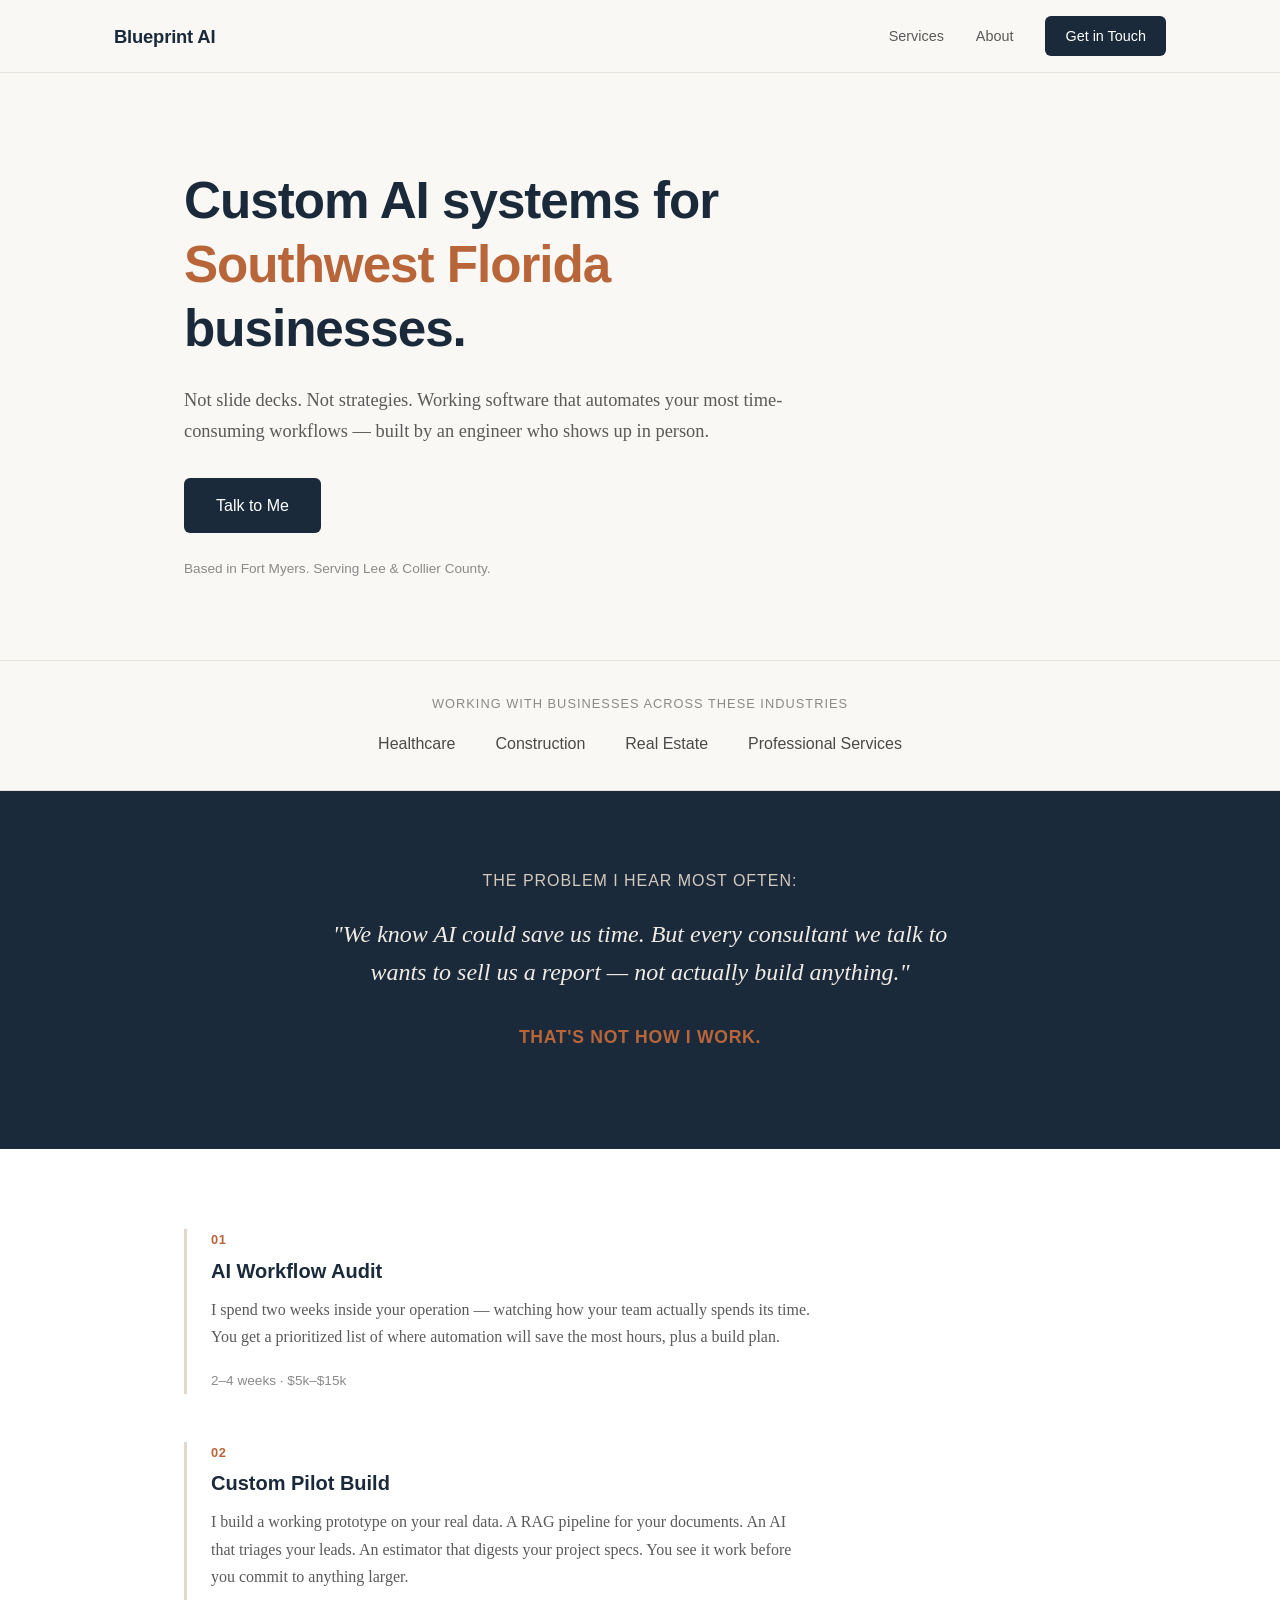
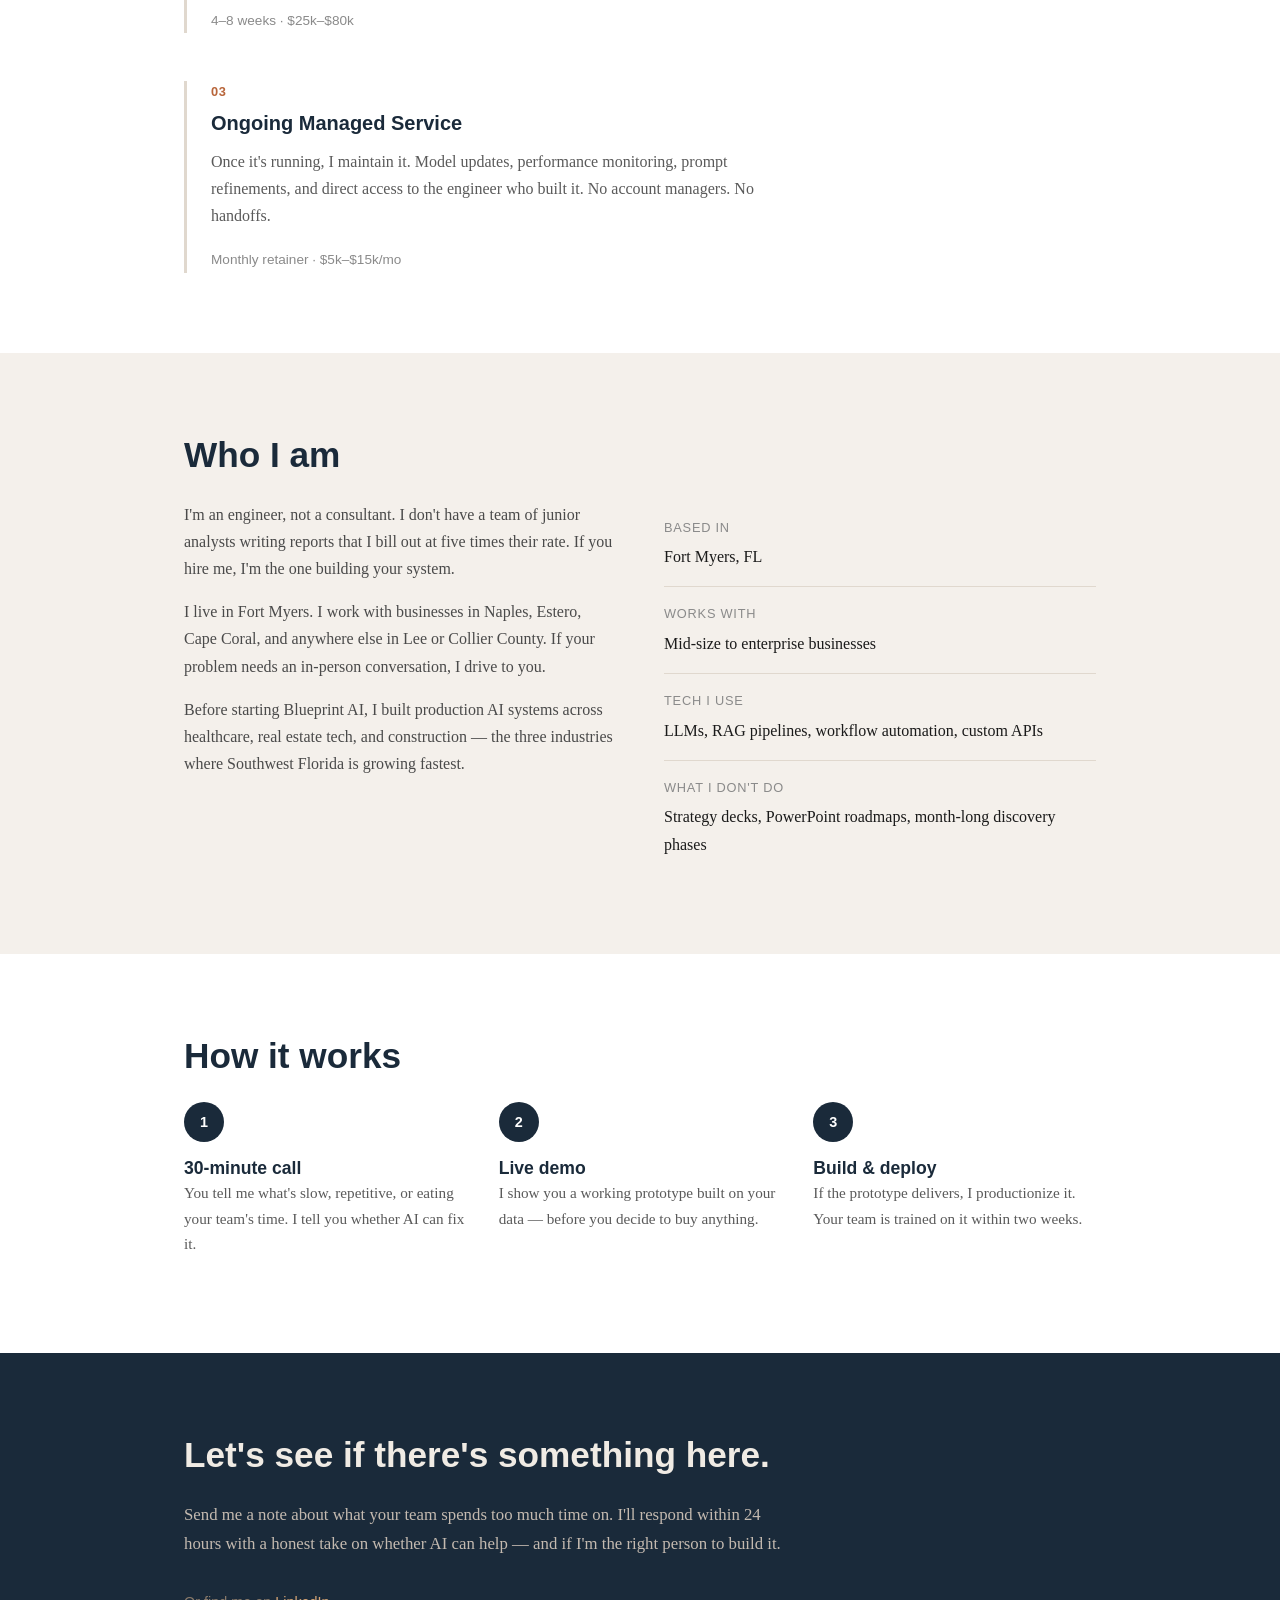
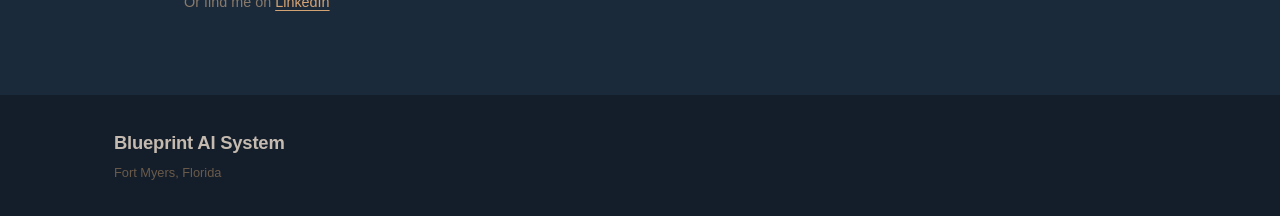
<file: index.html>
<!DOCTYPE html>
<html lang="en">
<head>
  <meta charset="UTF-8">
  <meta name="viewport" content="width=device-width, initial-scale=1.0">
  <title>Blueprint AI System — AI Consulting for SW Florida</title>
  <meta name="description" content="Custom AI systems for healthcare, construction, and real estate businesses in Fort Myers, Naples, and Estero, Florida.">
  <link rel="stylesheet" href="styles.css">
  <link rel="icon" type="image/svg+xml" href="data:image/svg+xml,<svg xmlns='http://www.w3.org/2000/svg' viewBox='0 0 32 32'><rect width='32' height='32' rx='6' fill='%231a2a3a'/><text x='50%25' y='55%25' dominant-baseline='middle' text-anchor='middle' fill='%23ffffff' font-size='18' font-family='system-ui' font-weight='bold'>B</text></svg>">
</head>
<body>

<nav>
  <div class="nav-inner">
    <span class="logo">Blueprint AI</span>
    <div class="nav-links">
      <a href="#services">Services</a>
      <a href="#about">About</a>
      <a href="#contact" class="btn-nav">Get in Touch</a>
    </div>
  </div>
</nav>

<section class="hero">
  <div class="hero-content">
    <h1>Custom AI systems for<br><span class="accent">Southwest Florida</span> businesses.</h1>
    <p class="hero-sub">Not slide decks. Not strategies. Working software that automates your most time-consuming workflows — built by an engineer who shows up in person.</p>
    <a href="#contact" class="btn-primary">Talk to Me</a>
    <p class="hero-footnote">Based in Fort Myers. Serving Lee &amp; Collier County.</p>
  </div>
</section>

<section class="logos-bar">
  <p>Working with businesses across these industries</p>
  <div class="logo-list">
    <span>Healthcare</span>
    <span>Construction</span>
    <span>Real Estate</span>
    <span>Professional Services</span>
  </div>
</section>

<section class="problem" id="services">
  <div class="section-inner">
    <h2>The problem I hear most often:</h2>
    <p class="problem-text">"We know AI could save us time. But every consultant we talk to wants to sell us a report — not actually build anything."</p>
    <p class="solution-label">That's not how I work.</p>
  </div>
</section>

<section class="services">
  <div class="section-inner">
    <div class="service-card">
      <span class="service-num">01</span>
      <h3>AI Workflow Audit</h3>
      <p>I spend two weeks inside your operation — watching how your team actually spends its time. You get a prioritized list of where automation will save the most hours, plus a build plan.</p>
      <span class="service-meta">2&ndash;4 weeks &middot; $5k&ndash;$15k</span>
    </div>
    <div class="service-card">
      <span class="service-num">02</span>
      <h3>Custom Pilot Build</h3>
      <p>I build a working prototype on your real data. A RAG pipeline for your documents. An AI that triages your leads. An estimator that digests your project specs. You see it work before you commit to anything larger.</p>
      <span class="service-meta">4&ndash;8 weeks &middot; $25k&ndash;$80k</span>
    </div>
    <div class="service-card">
      <span class="service-num">03</span>
      <h3>Ongoing Managed Service</h3>
      <p>Once it's running, I maintain it. Model updates, performance monitoring, prompt refinements, and direct access to the engineer who built it. No account managers. No handoffs.</p>
      <span class="service-meta">Monthly retainer &middot; $5k&ndash;$15k/mo</span>
    </div>
  </div>
</section>

<section class="about" id="about">
  <div class="section-inner">
    <h2>Who I am</h2>
    <div class="about-grid">
      <div class="about-text">
        <p>I'm an engineer, not a consultant. I don't have a team of junior analysts writing reports that I bill out at five times their rate. If you hire me, I'm the one building your system.</p>
        <p>I live in Fort Myers. I work with businesses in Naples, Estero, Cape Coral, and anywhere else in Lee or Collier County. If your problem needs an in-person conversation, I drive to you.</p>
        <p>Before starting Blueprint AI, I built production AI systems across healthcare, real estate tech, and construction — the three industries where Southwest Florida is growing fastest.</p>
      </div>
      <div class="about-details">
        <div class="detail-item">
          <span class="detail-label">Based in</span>
          <span>Fort Myers, FL</span>
        </div>
        <div class="detail-item">
          <span class="detail-label">Works with</span>
          <span>Mid-size to enterprise businesses</span>
        </div>
        <div class="detail-item">
          <span class="detail-label">Tech I use</span>
          <span>LLMs, RAG pipelines, workflow automation, custom APIs</span>
        </div>
        <div class="detail-item">
          <span class="detail-label">What I don't do</span>
          <span>Strategy decks, PowerPoint roadmaps, month-long discovery phases</span>
        </div>
      </div>
    </div>
  </div>
</section>

<section class="how">
  <div class="section-inner">
    <h2>How it works</h2>
    <div class="steps">
      <div class="step">
        <span class="step-num">1</span>
        <h4>30-minute call</h4>
        <p>You tell me what's slow, repetitive, or eating your team's time. I tell you whether AI can fix it.</p>
      </div>
      <div class="step">
        <span class="step-num">2</span>
        <h4>Live demo</h4>
        <p>I show you a working prototype built on your data — before you decide to buy anything.</p>
      </div>
      <div class="step">
        <span class="step-num">3</span>
        <h4>Build & deploy</h4>
        <p>If the prototype delivers, I productionize it. Your team is trained on it within two weeks.</p>
      </div>
    </div>
  </div>
</section>

<section class="contact" id="contact">
  <div class="section-inner">
    <h2>Let's see if there's something here.</h2>
    <p class="contact-sub">Send me a note about what your team spends too much time on. I'll respond within 24 hours with a honest take on whether AI can help — and if I'm the right person to build it.</p>
    <div class="contact-links">
      <!-- <a href="mailto:tejas@blueprintaisystem.com" class="btn-primary">tejas@blueprintaisystem.com</a> -->
      <p class="contact-or">Or find me on <a href="#" class="underline">LinkedIn</a></p>
    </div>
  </div>
</section>

<footer>
  <div class="footer-inner">
    <div class="footer-left">
      <span class="logo">Blueprint AI System</span>
      <p class="footer-small">Fort Myers, Florida</p>
    </div>
    <div class="footer-right">
      <!-- <p class="footer-small">&copy; 2026 Blueprint AI System LLC. All rights reserved.</p> -->
    </div>
  </div>
</footer>

</body>
</html>
</file>
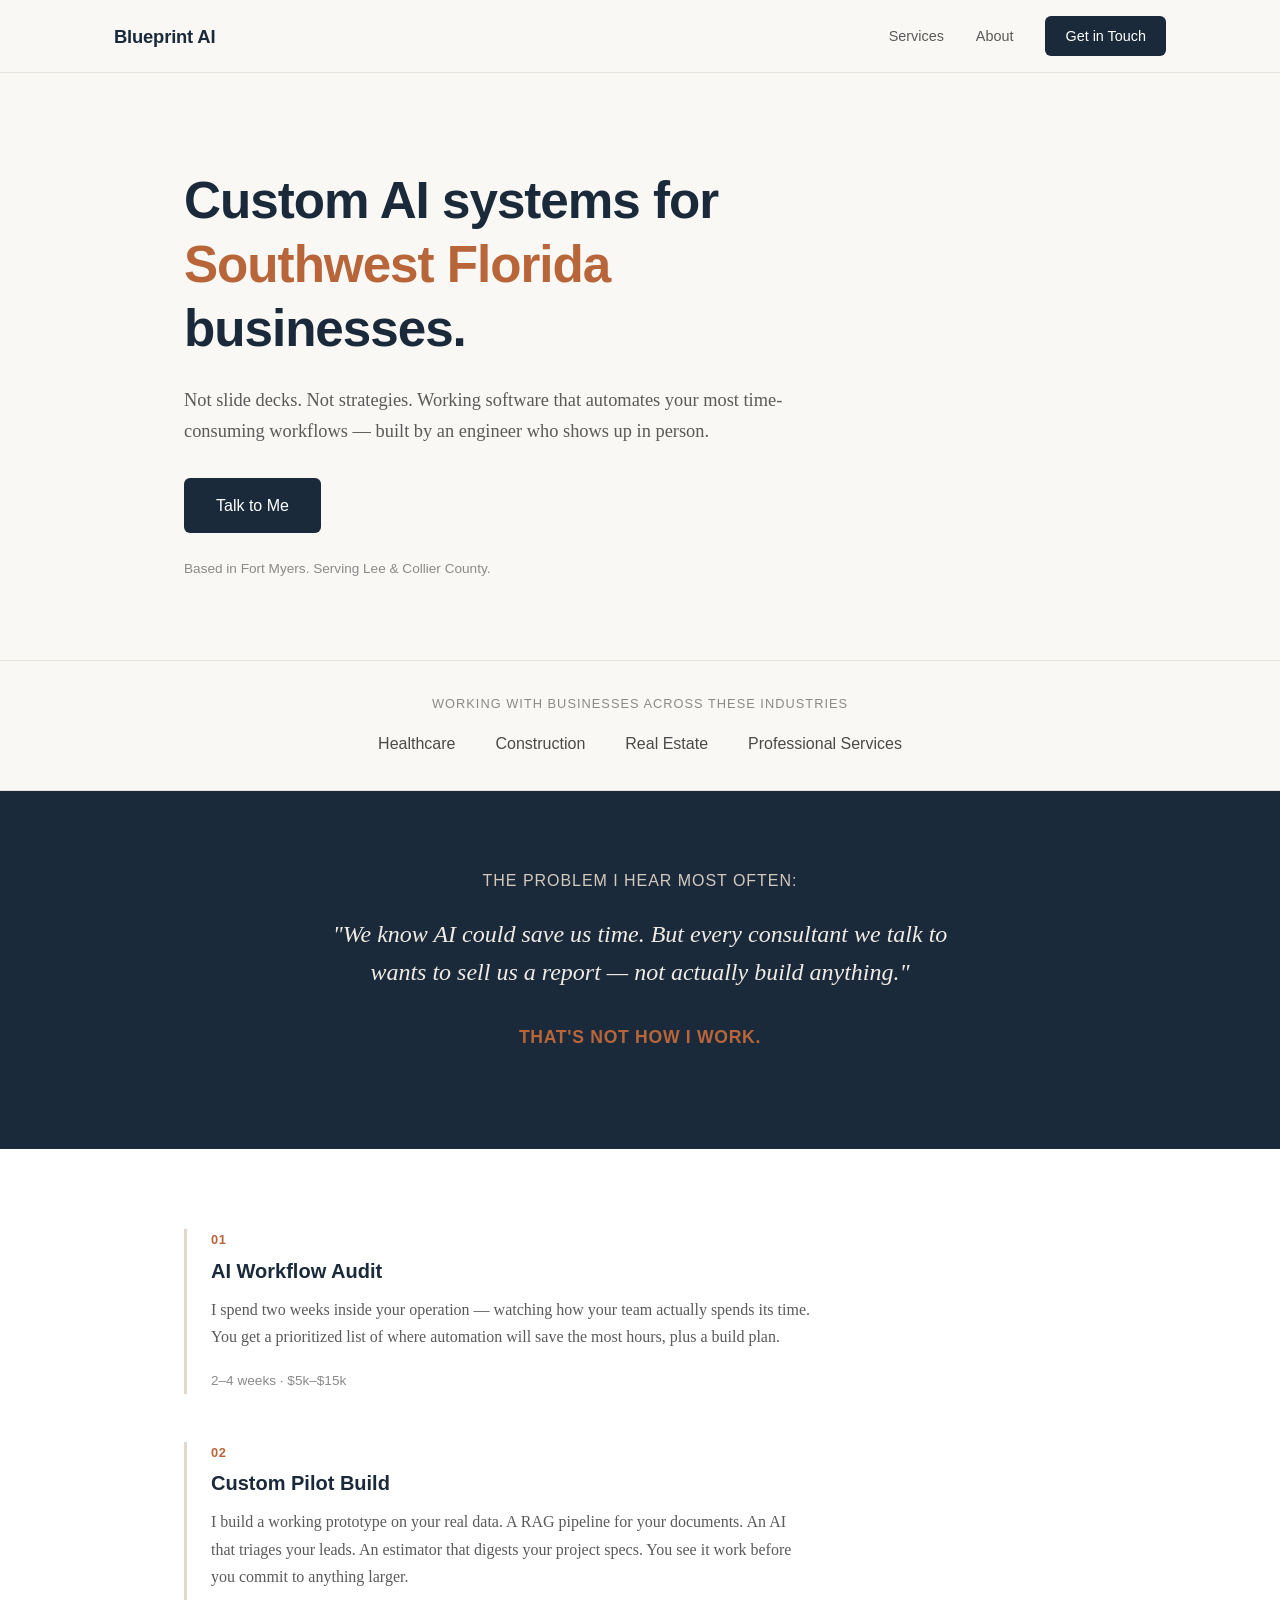
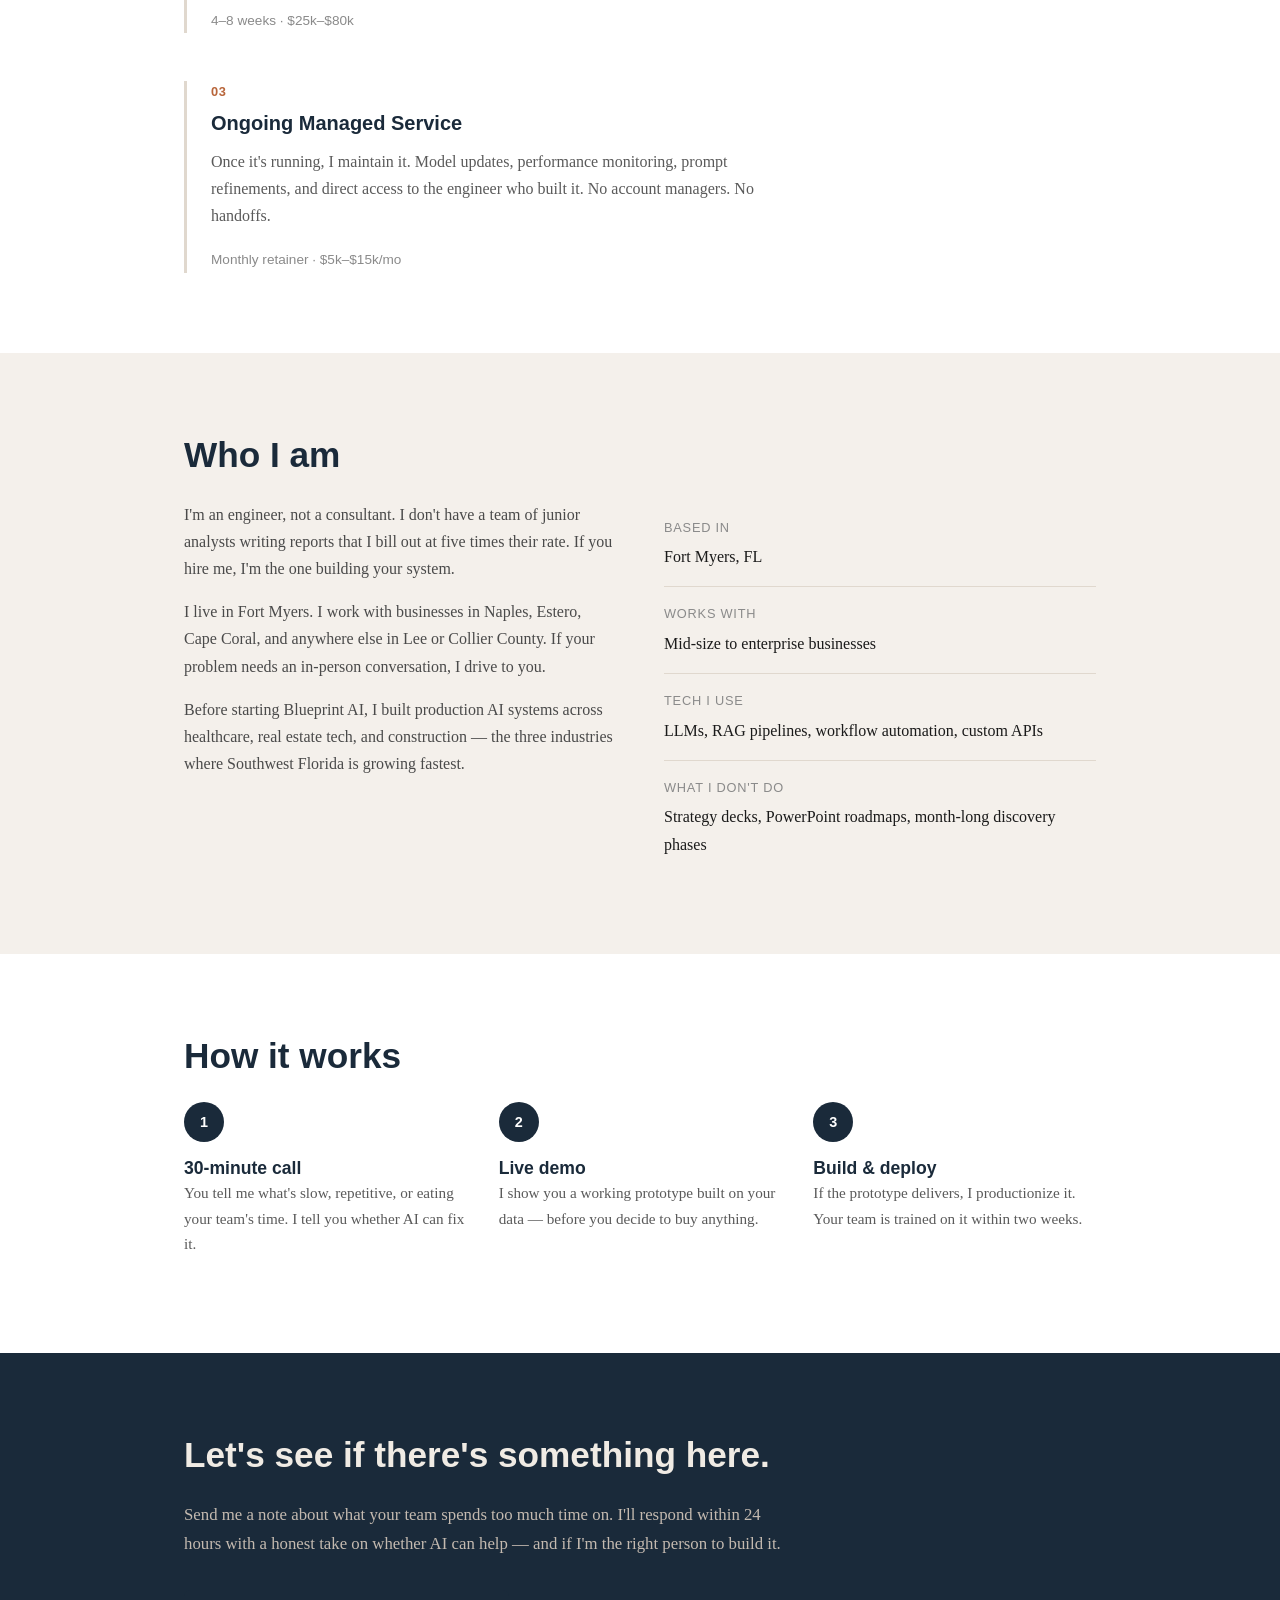
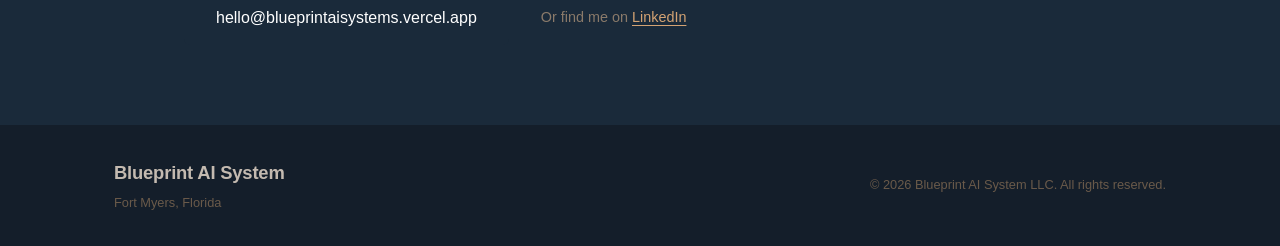
<file: website/index.html>
<!DOCTYPE html>
<html lang="en">
<head>
  <meta charset="UTF-8">
  <meta name="viewport" content="width=device-width, initial-scale=1.0">
  <title>Blueprint AI System — AI Consulting for SW Florida</title>
  <meta name="description" content="Custom AI systems for healthcare, construction, and real estate businesses in Fort Myers, Naples, and Estero, Florida.">
  <link rel="stylesheet" href="styles.css">
  <link rel="icon" type="image/svg+xml" href="data:image/svg+xml,<svg xmlns='http://www.w3.org/2000/svg' viewBox='0 0 32 32'><rect width='32' height='32' rx='6' fill='%231a2a3a'/><text x='50%25' y='55%25' dominant-baseline='middle' text-anchor='middle' fill='%23ffffff' font-size='18' font-family='system-ui' font-weight='bold'>B</text></svg>">
</head>
<body>

<nav>
  <div class="nav-inner">
    <span class="logo">Blueprint AI</span>
    <div class="nav-links">
      <a href="#services">Services</a>
      <a href="#about">About</a>
      <a href="#contact" class="btn-nav">Get in Touch</a>
    </div>
  </div>
</nav>

<section class="hero">
  <div class="hero-content">
    <h1>Custom AI systems for<br><span class="accent">Southwest Florida</span> businesses.</h1>
    <p class="hero-sub">Not slide decks. Not strategies. Working software that automates your most time-consuming workflows — built by an engineer who shows up in person.</p>
    <a href="#contact" class="btn-primary">Talk to Me</a>
    <p class="hero-footnote">Based in Fort Myers. Serving Lee &amp; Collier County.</p>
  </div>
</section>

<section class="logos-bar">
  <p>Working with businesses across these industries</p>
  <div class="logo-list">
    <span>Healthcare</span>
    <span>Construction</span>
    <span>Real Estate</span>
    <span>Professional Services</span>
  </div>
</section>

<section class="problem" id="services">
  <div class="section-inner">
    <h2>The problem I hear most often:</h2>
    <p class="problem-text">"We know AI could save us time. But every consultant we talk to wants to sell us a report — not actually build anything."</p>
    <p class="solution-label">That's not how I work.</p>
  </div>
</section>

<section class="services">
  <div class="section-inner">
    <div class="service-card">
      <span class="service-num">01</span>
      <h3>AI Workflow Audit</h3>
      <p>I spend two weeks inside your operation — watching how your team actually spends its time. You get a prioritized list of where automation will save the most hours, plus a build plan.</p>
      <span class="service-meta">2&ndash;4 weeks &middot; $5k&ndash;$15k</span>
    </div>
    <div class="service-card">
      <span class="service-num">02</span>
      <h3>Custom Pilot Build</h3>
      <p>I build a working prototype on your real data. A RAG pipeline for your documents. An AI that triages your leads. An estimator that digests your project specs. You see it work before you commit to anything larger.</p>
      <span class="service-meta">4&ndash;8 weeks &middot; $25k&ndash;$80k</span>
    </div>
    <div class="service-card">
      <span class="service-num">03</span>
      <h3>Ongoing Managed Service</h3>
      <p>Once it's running, I maintain it. Model updates, performance monitoring, prompt refinements, and direct access to the engineer who built it. No account managers. No handoffs.</p>
      <span class="service-meta">Monthly retainer &middot; $5k&ndash;$15k/mo</span>
    </div>
  </div>
</section>

<section class="about" id="about">
  <div class="section-inner">
    <h2>Who I am</h2>
    <div class="about-grid">
      <div class="about-text">
        <p>I'm an engineer, not a consultant. I don't have a team of junior analysts writing reports that I bill out at five times their rate. If you hire me, I'm the one building your system.</p>
        <p>I live in Fort Myers. I work with businesses in Naples, Estero, Cape Coral, and anywhere else in Lee or Collier County. If your problem needs an in-person conversation, I drive to you.</p>
        <p>Before starting Blueprint AI, I built production AI systems across healthcare, real estate tech, and construction — the three industries where Southwest Florida is growing fastest.</p>
      </div>
      <div class="about-details">
        <div class="detail-item">
          <span class="detail-label">Based in</span>
          <span>Fort Myers, FL</span>
        </div>
        <div class="detail-item">
          <span class="detail-label">Works with</span>
          <span>Mid-size to enterprise businesses</span>
        </div>
        <div class="detail-item">
          <span class="detail-label">Tech I use</span>
          <span>LLMs, RAG pipelines, workflow automation, custom APIs</span>
        </div>
        <div class="detail-item">
          <span class="detail-label">What I don't do</span>
          <span>Strategy decks, PowerPoint roadmaps, month-long discovery phases</span>
        </div>
      </div>
    </div>
  </div>
</section>

<section class="how">
  <div class="section-inner">
    <h2>How it works</h2>
    <div class="steps">
      <div class="step">
        <span class="step-num">1</span>
        <h4>30-minute call</h4>
        <p>You tell me what's slow, repetitive, or eating your team's time. I tell you whether AI can fix it.</p>
      </div>
      <div class="step">
        <span class="step-num">2</span>
        <h4>Live demo</h4>
        <p>I show you a working prototype built on your data — before you decide to buy anything.</p>
      </div>
      <div class="step">
        <span class="step-num">3</span>
        <h4>Build & deploy</h4>
        <p>If the prototype delivers, I productionize it. Your team is trained on it within two weeks.</p>
      </div>
    </div>
  </div>
</section>

<section class="contact" id="contact">
  <div class="section-inner">
    <h2>Let's see if there's something here.</h2>
    <p class="contact-sub">Send me a note about what your team spends too much time on. I'll respond within 24 hours with a honest take on whether AI can help — and if I'm the right person to build it.</p>
    <div class="contact-links">
      <a href="mailto:hello@blueprintaisystems.vercel.app" class="btn-primary">hello@blueprintaisystems.vercel.app</a>
      <p class="contact-or">Or find me on <a href="https://www.linkedin.com/in/tejas-upadhyay-999aa5382" class="underline" target="_blank">LinkedIn</a></p>
    </div>
  </div>
</section>

<footer>
  <div class="footer-inner">
    <div class="footer-left">
      <span class="logo">Blueprint AI System</span>
      <p class="footer-small">Fort Myers, Florida</p>
    </div>
    <div class="footer-right">
      <p class="footer-small">&copy; 2026 Blueprint AI System LLC. All rights reserved.</p>
    </div>
  </div>
</footer>

</body>
</html>
</file>
<file: styles.css>
/* Blueprint AI System — Brand Styles */

/* --- Reset & Base --- */
*, *::before, *::after { box-sizing: border-box; margin: 0; padding: 0; }

html {
  font-size: 16px;
  scroll-behavior: smooth;
}

body {
  font-family: Georgia, "Times New Roman", Times, serif;
  color: #1a1a1a;
  background: #faf8f5;
  line-height: 1.7;
  -webkit-font-smoothing: antialiased;
}

img { max-width: 100%; height: auto; display: block; }
a { color: inherit; text-decoration: none; }

/* --- Typography --- */
h1, h2, h3, h4 {
  font-family: -apple-system, BlinkMacSystemFont, "Segoe UI", Roboto, Helvetica, Arial, sans-serif;
  font-weight: 600;
  line-height: 1.25;
  color: #1a2a3a;
}

h1 { font-size: clamp(2rem, 5vw, 3.2rem); letter-spacing: -0.02em; }
h2 { font-size: clamp(1.5rem, 3.5vw, 2.2rem); margin-bottom: 1.5rem; }
h3 { font-size: 1.25rem; font-weight: 600; margin-bottom: 0.75rem; }
h4 { font-size: 1.1rem; font-weight: 600; }

p { margin-bottom: 1rem; color: #3a3a3a; }

.section-inner {
  max-width: 960px;
  margin: 0 auto;
  padding: 5rem 1.5rem;
}

.accent {
  color: #b8653a;
}

/* --- Navigation --- */
nav {
  position: sticky;
  top: 0;
  background: rgba(250, 248, 245, 0.92);
  backdrop-filter: blur(8px);
  -webkit-backdrop-filter: blur(8px);
  border-bottom: 1px solid #e8e3dd;
  z-index: 100;
}

.nav-inner {
  max-width: 1100px;
  margin: 0 auto;
  padding: 1rem 1.5rem;
  display: flex;
  align-items: center;
  justify-content: space-between;
}

.logo {
  font-family: -apple-system, BlinkMacSystemFont, "Segoe UI", Roboto, sans-serif;
  font-weight: 700;
  font-size: 1.15rem;
  color: #1a2a3a;
  letter-spacing: -0.01em;
}

.nav-links {
  display: flex;
  align-items: center;
  gap: 2rem;
  font-family: -apple-system, BlinkMacSystemFont, "Segoe UI", Roboto, sans-serif;
  font-size: 0.9rem;
}

.nav-links a {
  color: #5a5a5a;
  transition: color 0.2s;
}

.nav-links a:hover {
  color: #1a2a3a;
}

.btn-nav {
  background: #1a2a3a;
  color: #fff !important;
  padding: 0.5rem 1.25rem;
  border-radius: 6px;
  font-weight: 500;
  transition: background 0.2s;
}

.btn-nav:hover {
  background: #2a3a4a !important;
}

/* --- Buttons --- */
.btn-primary {
  display: inline-block;
  background: #1a2a3a;
  color: #fff;
  font-family: -apple-system, BlinkMacSystemFont, "Segoe UI", Roboto, sans-serif;
  font-weight: 500;
  font-size: 1rem;
  padding: 0.85rem 2rem;
  border-radius: 6px;
  transition: background 0.2s;
  border: none;
  cursor: pointer;
}

.btn-primary:hover {
  background: #2a3a4a;
}

.underline {
  text-decoration: underline;
  text-underline-offset: 3px;
  color: #b8653a;
}

/* --- Hero --- */
.hero {
  padding: 6rem 1.5rem 4rem;
  max-width: 960px;
  margin: 0 auto;
}

.hero-content {
  max-width: 720px;
}

.hero-sub {
  font-size: 1.15rem;
  line-height: 1.65;
  color: #5a5a5a;
  margin: 1.5rem 0 2rem;
  max-width: 600px;
}

.hero-footnote {
  font-size: 0.85rem;
  color: #8a8a8a;
  margin-top: 1.5rem;
  font-family: -apple-system, BlinkMacSystemFont, "Segoe UI", Roboto, sans-serif;
}

/* --- Logos Bar --- */
.logos-bar {
  border-top: 1px solid #e8e3dd;
  border-bottom: 1px solid #e8e3dd;
  padding: 2rem 1.5rem;
  text-align: center;
}

.logos-bar p {
  font-family: -apple-system, BlinkMacSystemFont, "Segoe UI", Roboto, sans-serif;
  font-size: 0.8rem;
  text-transform: uppercase;
  letter-spacing: 0.08em;
  color: #8a8a8a;
  margin-bottom: 1rem;
}

.logo-list {
  display: flex;
  justify-content: center;
  gap: 2.5rem;
  flex-wrap: wrap;
  font-family: -apple-system, BlinkMacSystemFont, "Segoe UI", Roboto, sans-serif;
  font-weight: 500;
  font-size: 1rem;
  color: #4a4a4a;
}

/* --- Problem --- */
.problem {
  background: #1a2a3a;
  color: #e8e3dd;
}

.problem .section-inner {
  text-align: center;
}

.problem h2 {
  color: #d4c9bd;
  font-size: 1rem;
  text-transform: uppercase;
  letter-spacing: 0.06em;
  font-weight: 400;
  font-family: -apple-system, BlinkMacSystemFont, "Segoe UI", Roboto, sans-serif;
  margin-bottom: 1.5rem;
}

.problem-text {
  font-size: clamp(1.15rem, 2.5vw, 1.5rem);
  line-height: 1.6;
  color: #f0ebe4;
  max-width: 650px;
  margin: 0 auto 2rem;
  font-style: italic;
}

.solution-label {
  font-family: -apple-system, BlinkMacSystemFont, "Segoe UI", Roboto, sans-serif;
  font-weight: 600;
  color: #b8653a;
  font-size: 1.1rem;
  text-transform: uppercase;
  letter-spacing: 0.04em;
}

/* --- Services --- */
.services {
  background: #fff;
}

.services .section-inner {
  display: flex;
  flex-direction: column;
  gap: 3rem;
}

.service-card {
  border-left: 3px solid #e0d8ce;
  padding-left: 1.5rem;
}

.service-num {
  font-family: -apple-system, BlinkMacSystemFont, "Segoe UI", Roboto, sans-serif;
  font-weight: 700;
  font-size: 0.8rem;
  color: #b8653a;
  letter-spacing: 0.04em;
  display: block;
  margin-bottom: 0.5rem;
}

.service-card p {
  color: #5a5a5a;
  max-width: 600px;
}

.service-meta {
  font-family: -apple-system, BlinkMacSystemFont, "Segoe UI", Roboto, sans-serif;
  font-size: 0.85rem;
  color: #8a8a8a;
}

/* --- About --- */
.about {
  background: #f4f0eb;
}

.about-grid {
  display: grid;
  grid-template-columns: 1fr 1fr;
  gap: 3rem;
}

@media (max-width: 700px) {
  .about-grid {
    grid-template-columns: 1fr;
    gap: 2rem;
  }
}

.about-text p {
  color: #4a4a4a;
}

.detail-item {
  padding: 1rem 0;
  border-bottom: 1px solid #e0d8ce;
}

.detail-item:last-child {
  border-bottom: none;
}

.detail-label {
  display: block;
  font-family: -apple-system, BlinkMacSystemFont, "Segoe UI", Roboto, sans-serif;
  font-size: 0.8rem;
  text-transform: uppercase;
  letter-spacing: 0.06em;
  color: #8a8a8a;
  margin-bottom: 0.3rem;
}

/* --- How --- */
.how {
  background: #fff;
}

.steps {
  display: grid;
  grid-template-columns: repeat(3, 1fr);
  gap: 2rem;
}

@media (max-width: 700px) {
  .steps {
    grid-template-columns: 1fr;
    gap: 2.5rem;
  }
}

.step-num {
  display: inline-flex;
  align-items: center;
  justify-content: center;
  width: 2.5rem;
  height: 2.5rem;
  border-radius: 50%;
  background: #1a2a3a;
  color: #fff;
  font-family: -apple-system, BlinkMacSystemFont, "Segoe UI", Roboto, sans-serif;
  font-weight: 600;
  font-size: 0.9rem;
  margin-bottom: 1rem;
}

.step p {
  font-size: 0.95rem;
  color: #5a5a5a;
}

/* --- Contact --- */
.contact {
  background: #1a2a3a;
  color: #e8e3dd;
}

.contact h2 {
  color: #f0ebe4;
}

.contact-sub {
  color: #c4bab0;
  font-size: 1.05rem;
  max-width: 600px;
  margin-bottom: 2rem;
}

.contact-links {
  display: flex;
  align-items: center;
  gap: 2rem;
  flex-wrap: wrap;
}

.contact-or {
  font-family: -apple-system, BlinkMacSystemFont, "Segoe UI", Roboto, sans-serif;
  font-size: 0.9rem;
  color: #8a7a6a;
  margin: 0;
}

.contact-or a {
  color: #d4a373;
}

.contact-or a:hover {
  color: #e0b88a;
}

/* --- Footer --- */
footer {
  background: #141e2a;
  color: #8a7a6a;
}

.footer-inner {
  max-width: 1100px;
  margin: 0 auto;
  padding: 2rem 1.5rem;
  display: flex;
  justify-content: space-between;
  align-items: center;
  flex-wrap: wrap;
  gap: 1rem;
}

.footer-left .logo {
  color: #c4bab0;
  display: block;
  margin-bottom: 0.25rem;
}

.footer-small {
  font-family: -apple-system, BlinkMacSystemFont, "Segoe UI", Roboto, sans-serif;
  font-size: 0.8rem;
  color: #6a5a4a;
  margin: 0;
}

/* --- Misc --- */
::selection {
  background: #d4a373;
  color: #1a1a1a;
}
</file>
<file: website/styles.css>
/* Blueprint AI System — Brand Styles */

/* --- Reset & Base --- */
*, *::before, *::after { box-sizing: border-box; margin: 0; padding: 0; }

html {
  font-size: 16px;
  scroll-behavior: smooth;
}

body {
  font-family: Georgia, "Times New Roman", Times, serif;
  color: #1a1a1a;
  background: #faf8f5;
  line-height: 1.7;
  -webkit-font-smoothing: antialiased;
}

img { max-width: 100%; height: auto; display: block; }
a { color: inherit; text-decoration: none; }

/* --- Typography --- */
h1, h2, h3, h4 {
  font-family: -apple-system, BlinkMacSystemFont, "Segoe UI", Roboto, Helvetica, Arial, sans-serif;
  font-weight: 600;
  line-height: 1.25;
  color: #1a2a3a;
}

h1 { font-size: clamp(2rem, 5vw, 3.2rem); letter-spacing: -0.02em; }
h2 { font-size: clamp(1.5rem, 3.5vw, 2.2rem); margin-bottom: 1.5rem; }
h3 { font-size: 1.25rem; font-weight: 600; margin-bottom: 0.75rem; }
h4 { font-size: 1.1rem; font-weight: 600; }

p { margin-bottom: 1rem; color: #3a3a3a; }

.section-inner {
  max-width: 960px;
  margin: 0 auto;
  padding: 5rem 1.5rem;
}

.accent {
  color: #b8653a;
}

/* --- Navigation --- */
nav {
  position: sticky;
  top: 0;
  background: rgba(250, 248, 245, 0.92);
  backdrop-filter: blur(8px);
  -webkit-backdrop-filter: blur(8px);
  border-bottom: 1px solid #e8e3dd;
  z-index: 100;
}

.nav-inner {
  max-width: 1100px;
  margin: 0 auto;
  padding: 1rem 1.5rem;
  display: flex;
  align-items: center;
  justify-content: space-between;
}

.logo {
  font-family: -apple-system, BlinkMacSystemFont, "Segoe UI", Roboto, sans-serif;
  font-weight: 700;
  font-size: 1.15rem;
  color: #1a2a3a;
  letter-spacing: -0.01em;
}

.nav-links {
  display: flex;
  align-items: center;
  gap: 2rem;
  font-family: -apple-system, BlinkMacSystemFont, "Segoe UI", Roboto, sans-serif;
  font-size: 0.9rem;
}

.nav-links a {
  color: #5a5a5a;
  transition: color 0.2s;
}

.nav-links a:hover {
  color: #1a2a3a;
}

.btn-nav {
  background: #1a2a3a;
  color: #fff !important;
  padding: 0.5rem 1.25rem;
  border-radius: 6px;
  font-weight: 500;
  transition: background 0.2s;
}

.btn-nav:hover {
  background: #2a3a4a !important;
}

/* --- Buttons --- */
.btn-primary {
  display: inline-block;
  background: #1a2a3a;
  color: #fff;
  font-family: -apple-system, BlinkMacSystemFont, "Segoe UI", Roboto, sans-serif;
  font-weight: 500;
  font-size: 1rem;
  padding: 0.85rem 2rem;
  border-radius: 6px;
  transition: background 0.2s;
  border: none;
  cursor: pointer;
}

.btn-primary:hover {
  background: #2a3a4a;
}

.underline {
  text-decoration: underline;
  text-underline-offset: 3px;
  color: #b8653a;
}

/* --- Hero --- */
.hero {
  padding: 6rem 1.5rem 4rem;
  max-width: 960px;
  margin: 0 auto;
}

.hero-content {
  max-width: 720px;
}

.hero-sub {
  font-size: 1.15rem;
  line-height: 1.65;
  color: #5a5a5a;
  margin: 1.5rem 0 2rem;
  max-width: 600px;
}

.hero-footnote {
  font-size: 0.85rem;
  color: #8a8a8a;
  margin-top: 1.5rem;
  font-family: -apple-system, BlinkMacSystemFont, "Segoe UI", Roboto, sans-serif;
}

/* --- Logos Bar --- */
.logos-bar {
  border-top: 1px solid #e8e3dd;
  border-bottom: 1px solid #e8e3dd;
  padding: 2rem 1.5rem;
  text-align: center;
}

.logos-bar p {
  font-family: -apple-system, BlinkMacSystemFont, "Segoe UI", Roboto, sans-serif;
  font-size: 0.8rem;
  text-transform: uppercase;
  letter-spacing: 0.08em;
  color: #8a8a8a;
  margin-bottom: 1rem;
}

.logo-list {
  display: flex;
  justify-content: center;
  gap: 2.5rem;
  flex-wrap: wrap;
  font-family: -apple-system, BlinkMacSystemFont, "Segoe UI", Roboto, sans-serif;
  font-weight: 500;
  font-size: 1rem;
  color: #4a4a4a;
}

/* --- Problem --- */
.problem {
  background: #1a2a3a;
  color: #e8e3dd;
}

.problem .section-inner {
  text-align: center;
}

.problem h2 {
  color: #d4c9bd;
  font-size: 1rem;
  text-transform: uppercase;
  letter-spacing: 0.06em;
  font-weight: 400;
  font-family: -apple-system, BlinkMacSystemFont, "Segoe UI", Roboto, sans-serif;
  margin-bottom: 1.5rem;
}

.problem-text {
  font-size: clamp(1.15rem, 2.5vw, 1.5rem);
  line-height: 1.6;
  color: #f0ebe4;
  max-width: 650px;
  margin: 0 auto 2rem;
  font-style: italic;
}

.solution-label {
  font-family: -apple-system, BlinkMacSystemFont, "Segoe UI", Roboto, sans-serif;
  font-weight: 600;
  color: #b8653a;
  font-size: 1.1rem;
  text-transform: uppercase;
  letter-spacing: 0.04em;
}

/* --- Services --- */
.services {
  background: #fff;
}

.services .section-inner {
  display: flex;
  flex-direction: column;
  gap: 3rem;
}

.service-card {
  border-left: 3px solid #e0d8ce;
  padding-left: 1.5rem;
}

.service-num {
  font-family: -apple-system, BlinkMacSystemFont, "Segoe UI", Roboto, sans-serif;
  font-weight: 700;
  font-size: 0.8rem;
  color: #b8653a;
  letter-spacing: 0.04em;
  display: block;
  margin-bottom: 0.5rem;
}

.service-card p {
  color: #5a5a5a;
  max-width: 600px;
}

.service-meta {
  font-family: -apple-system, BlinkMacSystemFont, "Segoe UI", Roboto, sans-serif;
  font-size: 0.85rem;
  color: #8a8a8a;
}

/* --- About --- */
.about {
  background: #f4f0eb;
}

.about-grid {
  display: grid;
  grid-template-columns: 1fr 1fr;
  gap: 3rem;
}

@media (max-width: 700px) {
  .about-grid {
    grid-template-columns: 1fr;
    gap: 2rem;
  }
}

.about-text p {
  color: #4a4a4a;
}

.detail-item {
  padding: 1rem 0;
  border-bottom: 1px solid #e0d8ce;
}

.detail-item:last-child {
  border-bottom: none;
}

.detail-label {
  display: block;
  font-family: -apple-system, BlinkMacSystemFont, "Segoe UI", Roboto, sans-serif;
  font-size: 0.8rem;
  text-transform: uppercase;
  letter-spacing: 0.06em;
  color: #8a8a8a;
  margin-bottom: 0.3rem;
}

/* --- How --- */
.how {
  background: #fff;
}

.steps {
  display: grid;
  grid-template-columns: repeat(3, 1fr);
  gap: 2rem;
}

@media (max-width: 700px) {
  .steps {
    grid-template-columns: 1fr;
    gap: 2.5rem;
  }
}

.step-num {
  display: inline-flex;
  align-items: center;
  justify-content: center;
  width: 2.5rem;
  height: 2.5rem;
  border-radius: 50%;
  background: #1a2a3a;
  color: #fff;
  font-family: -apple-system, BlinkMacSystemFont, "Segoe UI", Roboto, sans-serif;
  font-weight: 600;
  font-size: 0.9rem;
  margin-bottom: 1rem;
}

.step p {
  font-size: 0.95rem;
  color: #5a5a5a;
}

/* --- Contact --- */
.contact {
  background: #1a2a3a;
  color: #e8e3dd;
}

.contact h2 {
  color: #f0ebe4;
}

.contact-sub {
  color: #c4bab0;
  font-size: 1.05rem;
  max-width: 600px;
  margin-bottom: 2rem;
}

.contact-links {
  display: flex;
  align-items: center;
  gap: 2rem;
  flex-wrap: wrap;
}

.contact-or {
  font-family: -apple-system, BlinkMacSystemFont, "Segoe UI", Roboto, sans-serif;
  font-size: 0.9rem;
  color: #8a7a6a;
  margin: 0;
}

.contact-or a {
  color: #d4a373;
}

.contact-or a:hover {
  color: #e0b88a;
}

/* --- Footer --- */
footer {
  background: #141e2a;
  color: #8a7a6a;
}

.footer-inner {
  max-width: 1100px;
  margin: 0 auto;
  padding: 2rem 1.5rem;
  display: flex;
  justify-content: space-between;
  align-items: center;
  flex-wrap: wrap;
  gap: 1rem;
}

.footer-left .logo {
  color: #c4bab0;
  display: block;
  margin-bottom: 0.25rem;
}

.footer-small {
  font-family: -apple-system, BlinkMacSystemFont, "Segoe UI", Roboto, sans-serif;
  font-size: 0.8rem;
  color: #6a5a4a;
  margin: 0;
}

/* --- Misc --- */
::selection {
  background: #d4a373;
  color: #1a1a1a;
}
</file>
